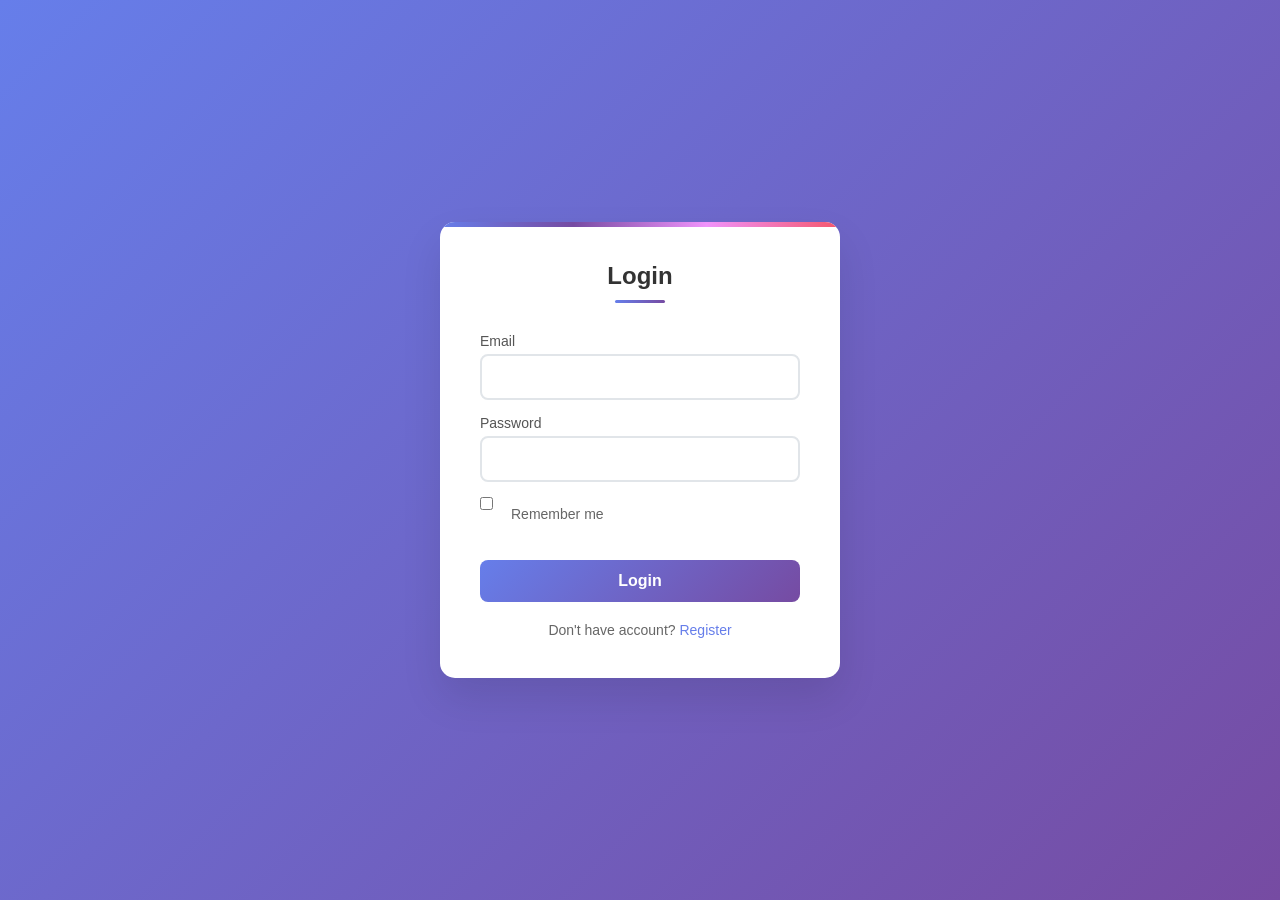
<file: index.html>
<!DOCTYPE html>
<html lang="en">
<head>
<meta charset="UTF-8">
<meta name="viewport" content="width=device-width, initial-scale=1.0">
<title>Login</title>
<link rel="stylesheet" href="style.css">
</head>

<body>

<div class="container">
<h2>Login</h2>

<form id="loginForm">

<label>Email</label>
<input type="email" id="email" required>
<p id="emailError" class="error"></p>

<label>Password</label>
<input type="password" id="password" required>
<p id="passwordError" class="error"></p>

<label class="remember">
<input type="checkbox" id="rememberMe"> Remember me
</label>

<button id="loginButton">Login</button>

<p class="link">Don't have account? <a href="register.html">Register</a></p>

</form>

</div>

<script src="script.js"></script>

</body>
</html>
</file>
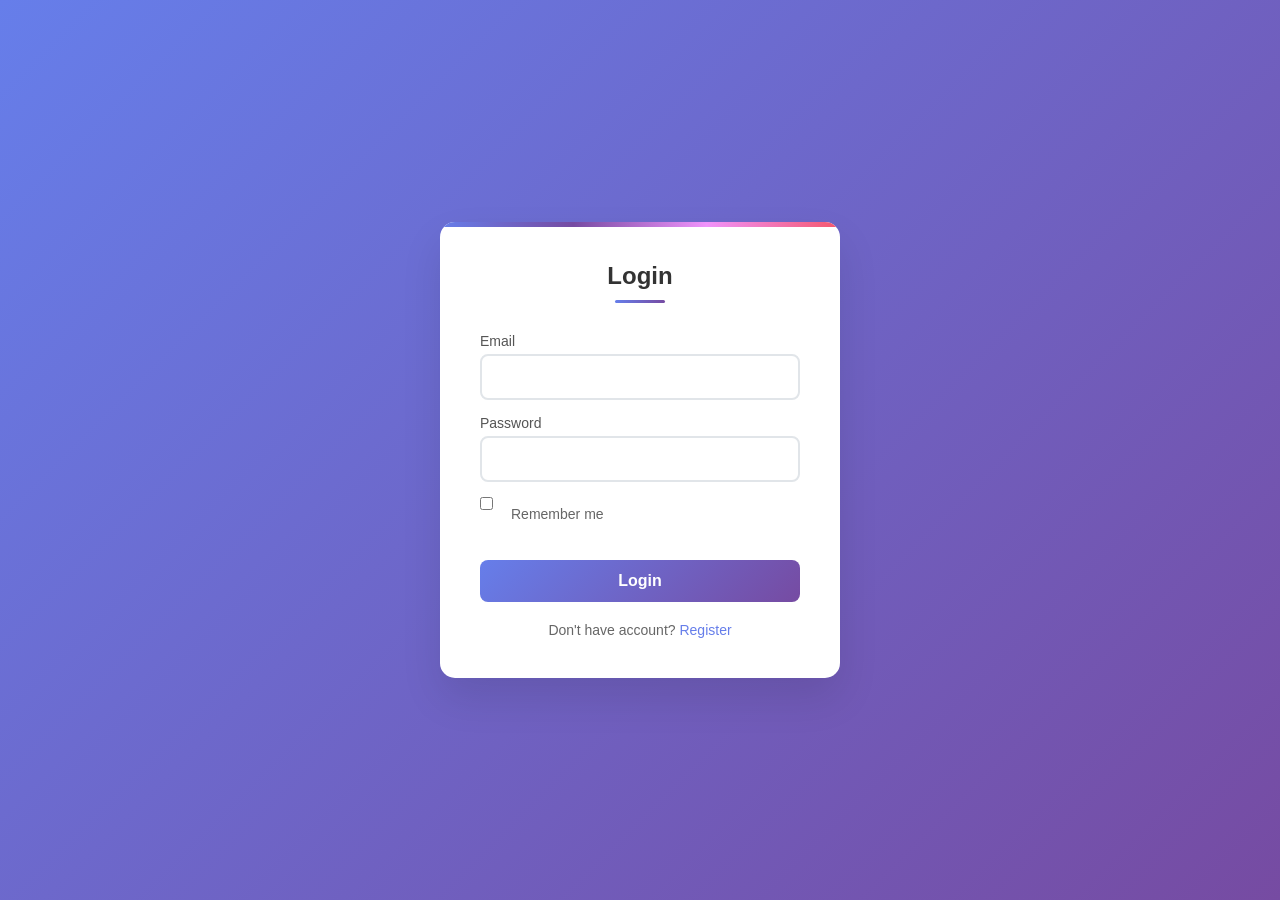
<file: dashboard.html>
<!DOCTYPE html>
<html lang="en">
<head>
<meta charset="UTF-8">
<meta name="viewport" content="width=device-width, initial-scale=1.0">
<title>Dashboard</title>
<link rel="stylesheet" href="style.css">
</head>

<body>

<div class="container dashboard-container">
<h1>Dashboard</h1>
<p class="welcome-text" id="welcomeText"></p>

<div class="dashboard-content">
<div class="card">
<h3>Welcome Back!</h3>
<p>You are successfully logged in.</p>
</div>
</div>

<button id="logoutButton" class="logout-btn">Logout</button>

</div>

<script>

const token = localStorage.getItem("token");

if(!token){
    window.location.href = "index.html";
}

const user = JSON.parse(localStorage.getItem("userInfo"));

document.getElementById("welcomeText").innerText =
"Welcome " + user.email;

document.getElementById("logoutButton").onclick = function(){

localStorage.removeItem("token");
localStorage.removeItem("userInfo");

window.location.href="index.html";

}

</script>

</body>
</html>
</file>
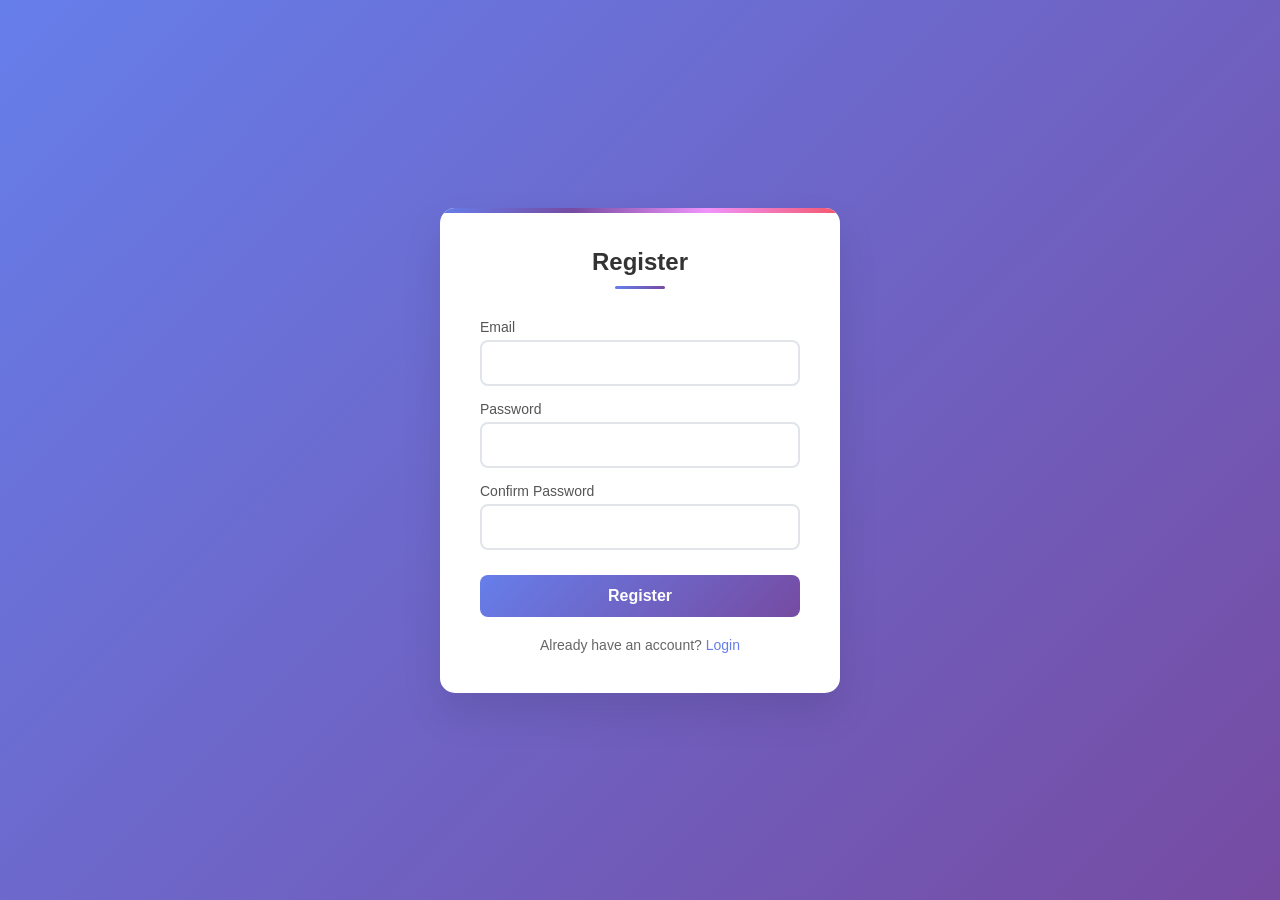
<file: register.html>
<!DOCTYPE html>
<html lang="en">
<head>
<meta charset="UTF-8">
<meta name="viewport" content="width=device-width, initial-scale=1.0">
<title>Register</title>
<link rel="stylesheet" href="style.css">
</head>

<body>

<div class="container">
<h2>Register</h2>

<form id="registerForm">

<label>Email</label>
<input type="email" id="regEmail" required>
<p id="regEmailError" class="error"></p>

<label>Password</label>
<input type="password" id="regPassword" required>
<p id="regPasswordError" class="error"></p>

<label>Confirm Password</label>
<input type="password" id="regConfirmPassword" required>
<p id="regConfirmPasswordError" class="error"></p>

<button id="registerButton">Register</button>

<p class="link">Already have an account? <a href="index.html">Login</a></p>

</form>

</div>

<script src="script.js"></script>

</body>
</html>
</file>
<file: style.css>
*{
margin:0;
padding:0;
box-sizing:border-box;
font-family:'Segoe UI', Tahoma, Geneva, Verdana, sans-serif;
}

body{
background: linear-gradient(135deg, #667eea 0%, #764ba2 100%);
display:flex;
justify-content:center;
align-items:center;
min-height:100vh;
padding:20px;
}

.container{
background:white;
padding:40px;
border-radius:15px;
width:100%;
max-width:400px;
box-shadow:0 20px 40px rgba(0,0,0,0.1);
position:relative;
overflow:hidden;
}

.container::before{
content:'';
position:absolute;
top:0;
left:0;
right:0;
height:5px;
background: linear-gradient(90deg, #667eea, #764ba2, #f093fb, #f5576c);
}

h2{
text-align:center;
margin-bottom:30px;
color:#333;
font-weight:600;
position:relative;
}

h2::after{
content:'';
display:block;
width:50px;
height:3px;
background: linear-gradient(90deg, #667eea, #764ba2);
margin:10px auto 0;
border-radius:2px;
}

label{
font-size:14px;
color:#555;
font-weight:500;
display:block;
margin-bottom:5px;
}

input{
width:100%;
padding:12px 15px;
margin-bottom:20px;
border:2px solid #e1e5e9;
border-radius:8px;
font-size:16px;
transition: all 0.3s ease;
outline:none;
}

input:focus{
border-color:#667eea;
box-shadow:0 0 0 3px rgba(102, 126, 234, 0.1);
}

input[type="checkbox"]{
width:auto;
margin-right:10px;
}

button{
width:100%;
padding:12px;
background: linear-gradient(135deg, #667eea 0%, #764ba2 100%);
color:white;
border:none;
border-radius:8px;
cursor:pointer;
font-size:16px;
font-weight:600;
transition: all 0.3s ease;
margin-top:10px;
}

button:hover{
transform:translateY(-2px);
box-shadow:0 10px 20px rgba(102, 126, 234, 0.3);
}

button:active{
transform:translateY(0);
}

.error{
color:#e74c3c;
font-size:12px;
margin-top:-15px;
margin-bottom:10px;
}

.remember{
display:flex;
align-items:center;
gap:8px;
margin-bottom:20px;
font-size:14px;
color:#666;
}

.link{
text-align:center;
margin-top:20px;
font-size:14px;
color:#666;
}

.link a{
color:#667eea;
text-decoration:none;
font-weight:500;
transition: color 0.3s ease;
}

.link a:hover{
color:#764ba2;
text-decoration:underline;
}

/* Dashboard styles */
.dashboard-container{
text-align:center;
}

.welcome-text{
font-size:18px;
color:#333;
margin:20px 0;
}

.dashboard-content{
margin:30px 0;
}

.card{
background: linear-gradient(135deg, #f5f7fa 0%, #c3cfe2 100%);
padding:20px;
border-radius:10px;
box-shadow:0 5px 15px rgba(0,0,0,0.1);
margin-bottom:20px;
}

.card h3{
color:#333;
margin-bottom:10px;
}

.card p{
color:#666;
}

.logout-btn{
background: linear-gradient(135deg, #e74c3c 0%, #c0392b 100%);
}

.logout-btn:hover{
box-shadow:0 10px 20px rgba(231, 76, 60, 0.3);
}

/* Responsive */
@media (max-width:480px){
.container{
padding:30px 20px;
margin:10px;
}
h2{
font-size:24px;
}
input, button{
font-size:16px; /* Prevent zoom on iOS */
}
}
</file>
